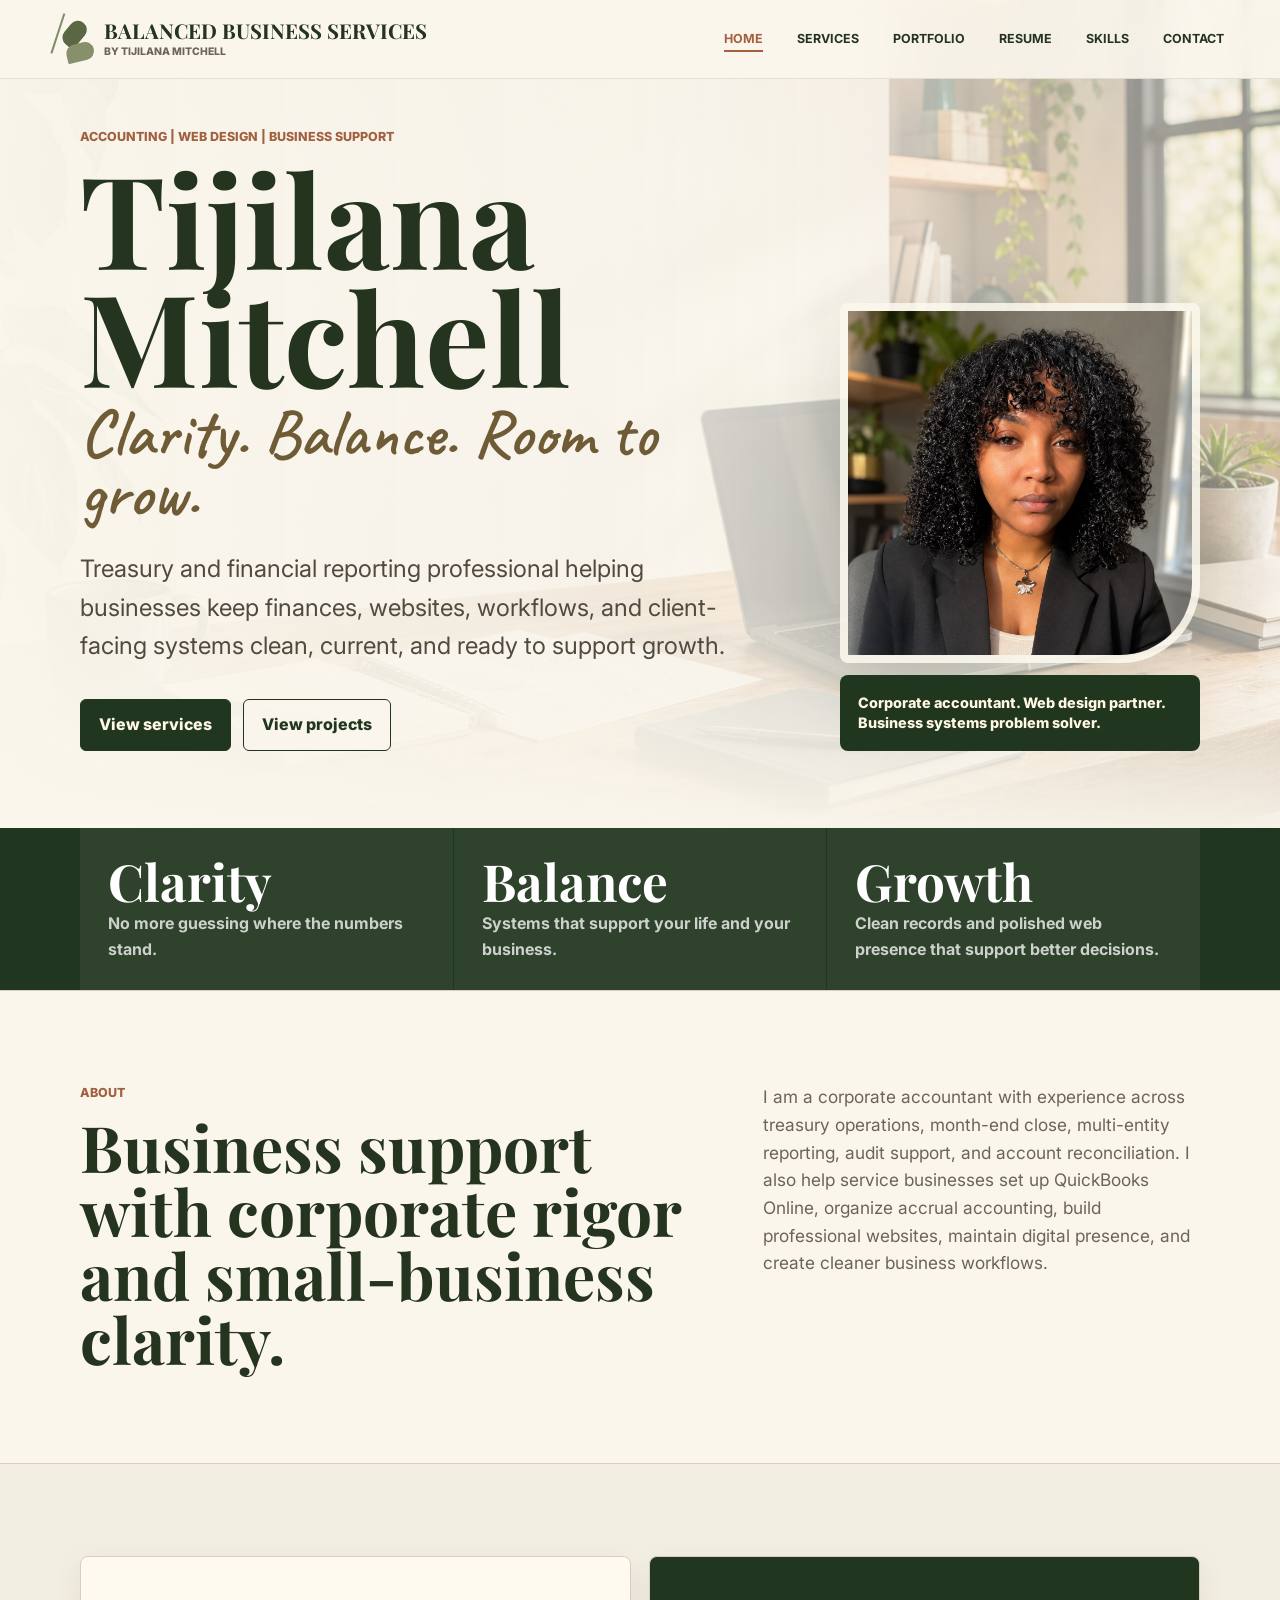
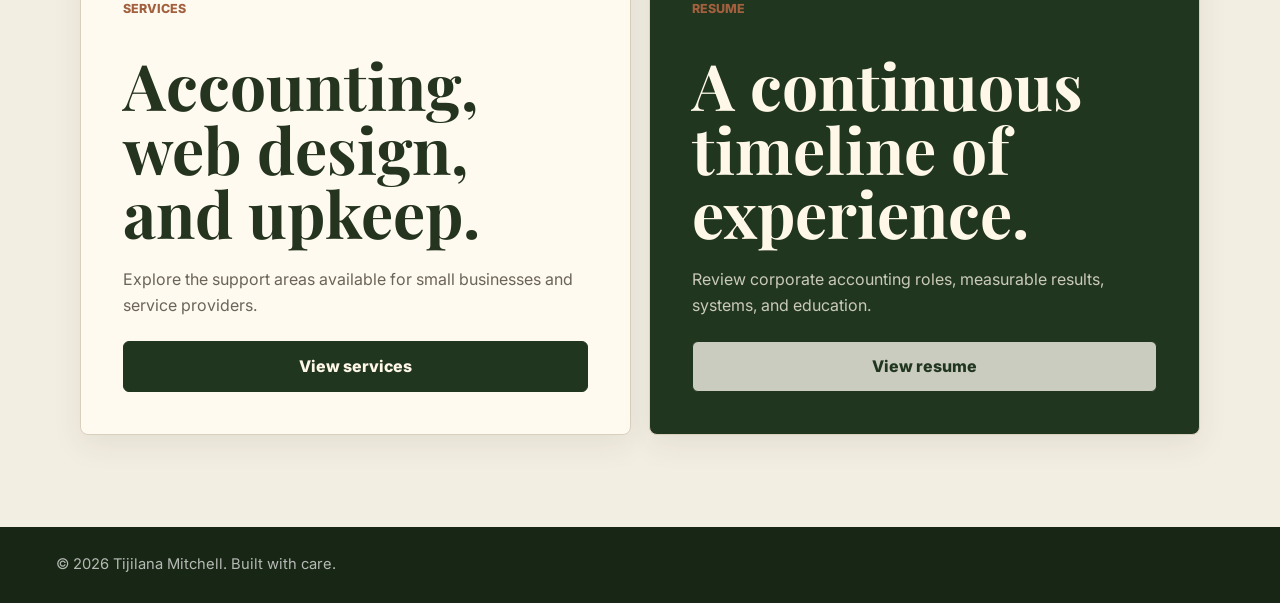
<file: index.html>
<!doctype html>
<html lang="en">
  <head>
    <meta charset="utf-8" />
    <meta name="viewport" content="width=device-width, initial-scale=1" />
    <meta
      name="description"
      content="Portfolio for Tijilana Mitchell, corporate accountant and CPA candidate offering accounting support, QuickBooks setup, web design, website upkeep, and business operations services."
    />
    <title>Tijilana Mitchell | Business Services Portfolio</title>
    <link rel="preconnect" href="https://fonts.googleapis.com" />
    <link rel="preconnect" href="https://fonts.gstatic.com" crossorigin />
    <link
      href="https://fonts.googleapis.com/css2?family=Caveat:wght@500;600;700&family=Inter:wght@400;500;600;700;800&family=Playfair+Display:wght@600;700&display=swap"
      rel="stylesheet"
    />
    <link rel="stylesheet" href="styles.css" />
  </head>
  <body>
    <header class="site-header">
      <a class="brand" href="index.html" aria-label="Portfolio home">
        <span class="brand-mark" aria-hidden="true"><span></span><span></span></span>
        <span>
          <strong>Balanced Business Services</strong>
          <small>by Tijilana Mitchell</small>
        </span>
      </a>
      <nav class="nav" aria-label="Primary navigation">
        <a class="active" href="index.html">Home</a>
        <a href="services.html">Services</a>
        <a href="portfolio.html">Portfolio</a>
        <a href="resume.html">Resume</a>
        <a href="skills.html">Skills</a>
        <a href="contact.html">Contact</a>
      </nav>
    </header>

    <main>
      <section class="hero" aria-labelledby="hero-title">
        <img class="hero-image" src="assets/hero-workspace.png" alt="" />
        <div class="hero-overlay"></div>
        <div class="hero-layout">
          <div class="hero-content">
            <p class="eyebrow">Accounting | Web Design | Business Support</p>
            <h1 id="hero-title">Tijilana Mitchell</h1>
            <p class="script-line">Clarity. Balance. Room to grow.</p>
            <p class="hero-subtitle">
              Treasury and financial reporting professional helping businesses
              keep finances, websites, workflows, and client-facing systems
              clean, current, and ready to support growth.
            </p>
            <div class="hero-actions" aria-label="Portfolio actions">
              <a class="button primary" href="services.html">View services</a>
              <a class="button secondary" href="portfolio.html">View projects</a>
            </div>
          </div>
          <figure class="headshot-wrap">
            <img
              class="headshot"
              src="assets/tijilana-mitchell-headshot.png"
              alt="Professional headshot of Tijilana Mitchell"
            />
            <figcaption>
              Corporate accountant. Web design partner. Business systems problem solver.
            </figcaption>
          </figure>
        </div>
      </section>

      <section class="quick-stats" aria-label="What Tijilana values">
        <div class="section-inner stats-grid">
          <div>
            <strong>Clarity</strong>
            <span>No more guessing where the numbers stand.</span>
          </div>
          <div>
            <strong>Balance</strong>
            <span>Systems that support your life and your business.</span>
          </div>
          <div>
            <strong>Growth</strong>
            <span>Clean records and polished web presence that support better decisions.</span>
          </div>
        </div>
      </section>

      <section class="intro section-band" aria-labelledby="intro-title">
        <div class="section-inner intro-grid">
          <div>
            <p class="section-kicker">About</p>
            <h2 id="intro-title">Business support with corporate rigor and small-business clarity.</h2>
          </div>
          <p>
            I am a corporate accountant with experience across treasury
            operations, month-end close, multi-entity reporting, audit support,
            and account reconciliation. I also help service businesses set up
            QuickBooks Online, organize accrual accounting, build professional
            websites, maintain digital presence, and create cleaner business
            workflows.
          </p>
        </div>
      </section>

      <section class="section-inner preview-grid" aria-label="Site pages">
        <article class="preview-card">
          <p class="section-kicker">Services</p>
          <h2>Accounting, web design, and upkeep.</h2>
          <p>Explore the support areas available for small businesses and service providers.</p>
          <a class="button primary" href="services.html">View services</a>
        </article>
        <article class="preview-card dark">
          <p class="section-kicker">Resume</p>
          <h2>A continuous timeline of experience.</h2>
          <p>Review corporate accounting roles, measurable results, systems, and education.</p>
          <a class="button secondary" href="resume.html">View resume</a>
        </article>
      </section>
    </main>

    <footer class="site-footer">
      <p>© <span class="year"></span> Tijilana Mitchell. Built with care.</p>
    </footer>

    <script src="script.js"></script>
  </body>
</html>
</file>
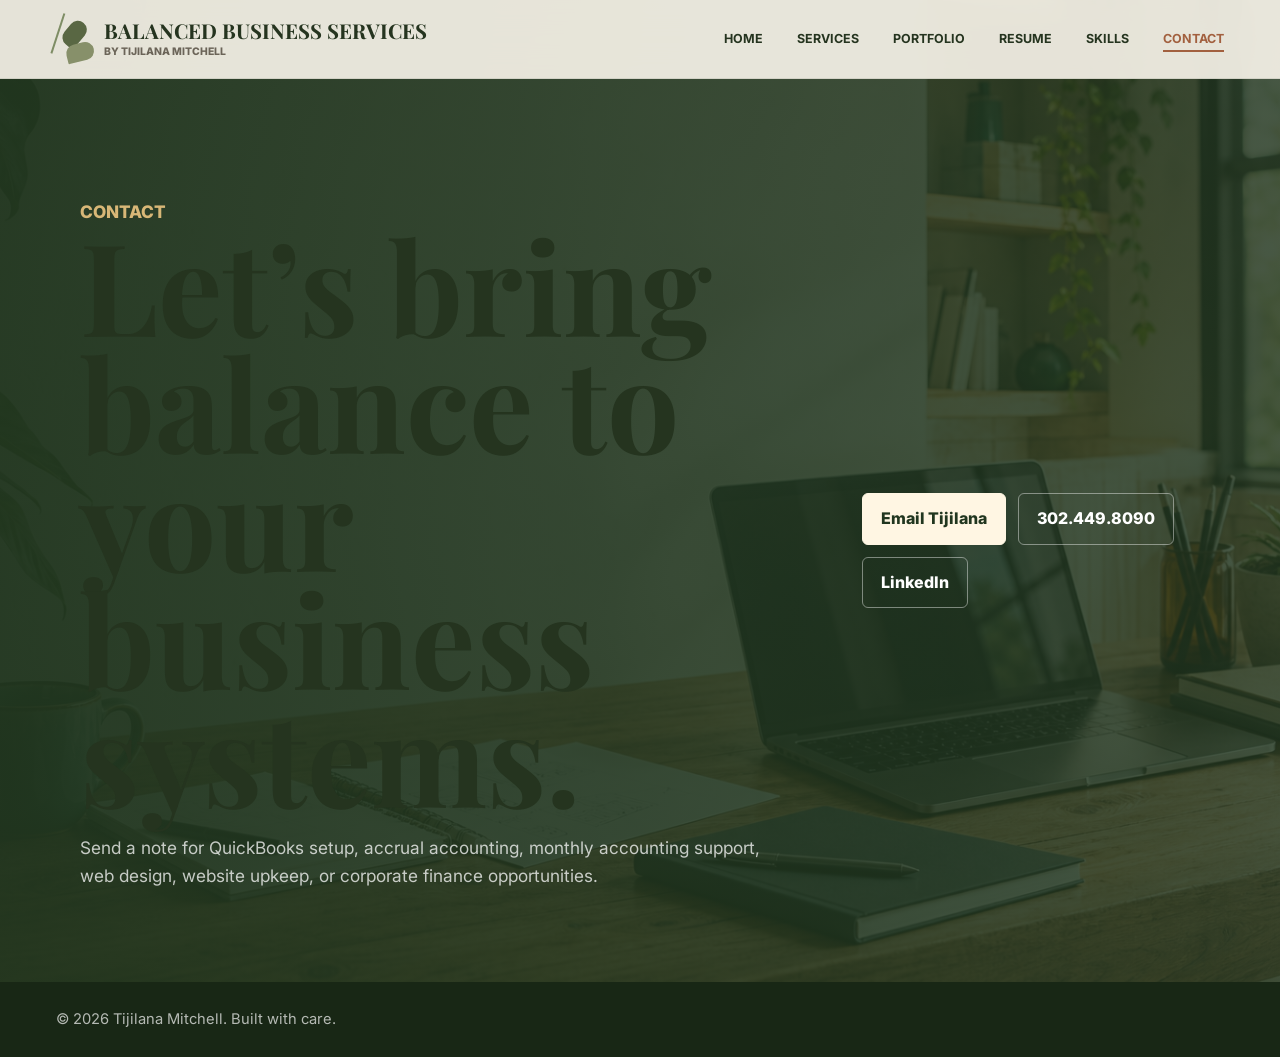
<file: contact.html>
<!doctype html>
<html lang="en">
  <head>
    <meta charset="utf-8" />
    <meta name="viewport" content="width=device-width, initial-scale=1" />
    <meta name="description" content="Contact Tijilana Mitchell for accounting support, QuickBooks setup, web design, website upkeep, and business support." />
    <title>Contact | Tijilana Mitchell</title>
    <link rel="preconnect" href="https://fonts.googleapis.com" />
    <link rel="preconnect" href="https://fonts.gstatic.com" crossorigin />
    <link href="https://fonts.googleapis.com/css2?family=Caveat:wght@500;600;700&family=Inter:wght@400;500;600;700;800&family=Playfair+Display:wght@600;700&display=swap" rel="stylesheet" />
    <link rel="stylesheet" href="styles.css" />
  </head>
  <body>
    <header class="site-header">
      <a class="brand" href="index.html" aria-label="Portfolio home">
        <span class="brand-mark" aria-hidden="true"><span></span><span></span></span>
        <span><strong>Balanced Business Services</strong><small>by Tijilana Mitchell</small></span>
      </a>
      <nav class="nav" aria-label="Primary navigation">
        <a href="index.html">Home</a>
        <a href="services.html">Services</a>
        <a href="portfolio.html">Portfolio</a>
        <a href="resume.html">Resume</a>
        <a href="skills.html">Skills</a>
        <a class="active" href="contact.html">Contact</a>
      </nav>
    </header>

    <main>
      <section class="contact contact-page" aria-labelledby="contact-title">
        <div class="section-inner contact-inner">
          <div>
            <p class="section-kicker">Contact</p>
            <h1 id="contact-title">Let’s bring balance to your business systems.</h1>
            <p>
              Send a note for QuickBooks setup, accrual accounting,
              monthly accounting support, web design, website upkeep,
              or corporate finance opportunities.
            </p>
          </div>
          <div class="contact-actions">
            <a class="button primary" href="mailto:tijilanas.mitchell@gmail.com">Email Tijilana</a>
            <a class="button secondary" href="tel:+13024498090">302.449.8090</a>
            <a class="button secondary" href="https://www.linkedin.com/in/Tijilana-Mitchell/">LinkedIn</a>
          </div>
        </div>
      </section>
    </main>

    <footer class="site-footer">
      <p>© <span class="year"></span> Tijilana Mitchell. Built with care.</p>
    </footer>
    <script src="script.js"></script>
  </body>
</html>
</file>
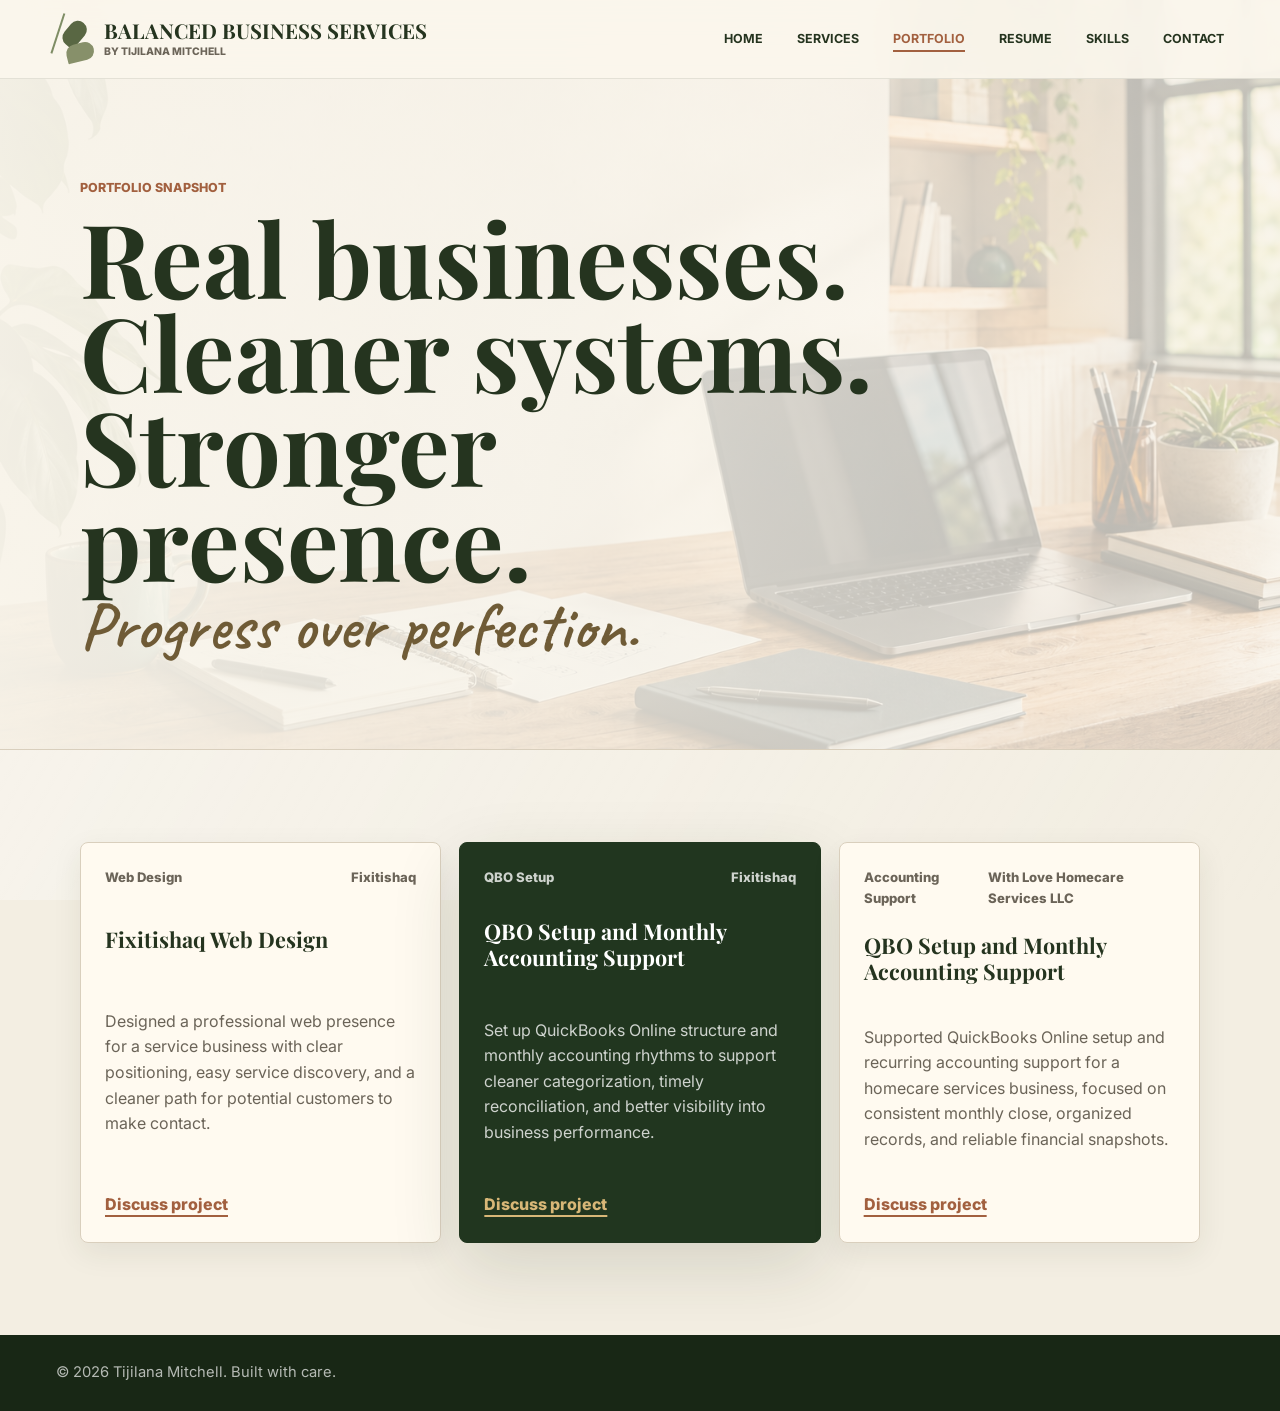
<file: portfolio.html>
<!doctype html>
<html lang="en">
  <head>
    <meta charset="utf-8" />
    <meta name="viewport" content="width=device-width, initial-scale=1" />
    <meta name="description" content="Portfolio projects by Tijilana Mitchell across web design, QuickBooks setup, and accounting support." />
    <title>Portfolio | Tijilana Mitchell</title>
    <link rel="preconnect" href="https://fonts.googleapis.com" />
    <link rel="preconnect" href="https://fonts.gstatic.com" crossorigin />
    <link href="https://fonts.googleapis.com/css2?family=Caveat:wght@500;600;700&family=Inter:wght@400;500;600;700;800&family=Playfair+Display:wght@600;700&display=swap" rel="stylesheet" />
    <link rel="stylesheet" href="styles.css" />
  </head>
  <body>
    <header class="site-header">
      <a class="brand" href="index.html" aria-label="Portfolio home">
        <span class="brand-mark" aria-hidden="true"><span></span><span></span></span>
        <span><strong>Balanced Business Services</strong><small>by Tijilana Mitchell</small></span>
      </a>
      <nav class="nav" aria-label="Primary navigation">
        <a href="index.html">Home</a>
        <a href="services.html">Services</a>
        <a class="active" href="portfolio.html">Portfolio</a>
        <a href="resume.html">Resume</a>
        <a href="skills.html">Skills</a>
        <a href="contact.html">Contact</a>
      </nav>
    </header>

    <main>
      <section class="page-hero">
        <div class="section-inner page-hero-inner">
          <p class="eyebrow">Portfolio snapshot</p>
          <h1>Real businesses. Cleaner systems. Stronger presence.</h1>
          <p class="script-line">Progress over perfection.</p>
        </div>
      </section>

      <section class="section-inner">
        <div class="project-grid">
          <article class="project-card">
            <div class="project-topline">
              <span>Web Design</span>
              <span>Fixitishaq</span>
            </div>
            <h3>Fixitishaq Web Design</h3>
            <p>
              Designed a professional web presence for a service business with
              clear positioning, easy service discovery, and a cleaner path for
              potential customers to make contact.
            </p>
            <a href="mailto:tijilanas.mitchell@gmail.com?subject=Fixitishaq%20web%20design">Discuss project</a>
          </article>

          <article class="project-card featured">
            <div class="project-topline">
              <span>QBO Setup</span>
              <span>Fixitishaq</span>
            </div>
            <h3>QBO Setup and Monthly Accounting Support</h3>
            <p>
              Set up QuickBooks Online structure and monthly accounting rhythms
              to support cleaner categorization, timely reconciliation, and
              better visibility into business performance.
            </p>
            <a href="mailto:tijilanas.mitchell@gmail.com?subject=Fixitishaq%20QBO%20and%20accounting%20support">Discuss project</a>
          </article>

          <article class="project-card">
            <div class="project-topline">
              <span>Accounting Support</span>
              <span>With Love Homecare Services LLC</span>
            </div>
            <h3>QBO Setup and Monthly Accounting Support</h3>
            <p>
              Supported QuickBooks Online setup and recurring accounting support for a
              homecare services business, focused on consistent monthly close,
              organized records, and reliable financial snapshots.
            </p>
            <a href="mailto:tijilanas.mitchell@gmail.com?subject=With%20Love%20Homecare%20QBO%20and%20accounting%20support">Discuss project</a>
          </article>
        </div>
      </section>
    </main>

    <footer class="site-footer">
      <p>© <span class="year"></span> Tijilana Mitchell. Built with care.</p>
    </footer>
    <script src="script.js"></script>
  </body>
</html>
</file>
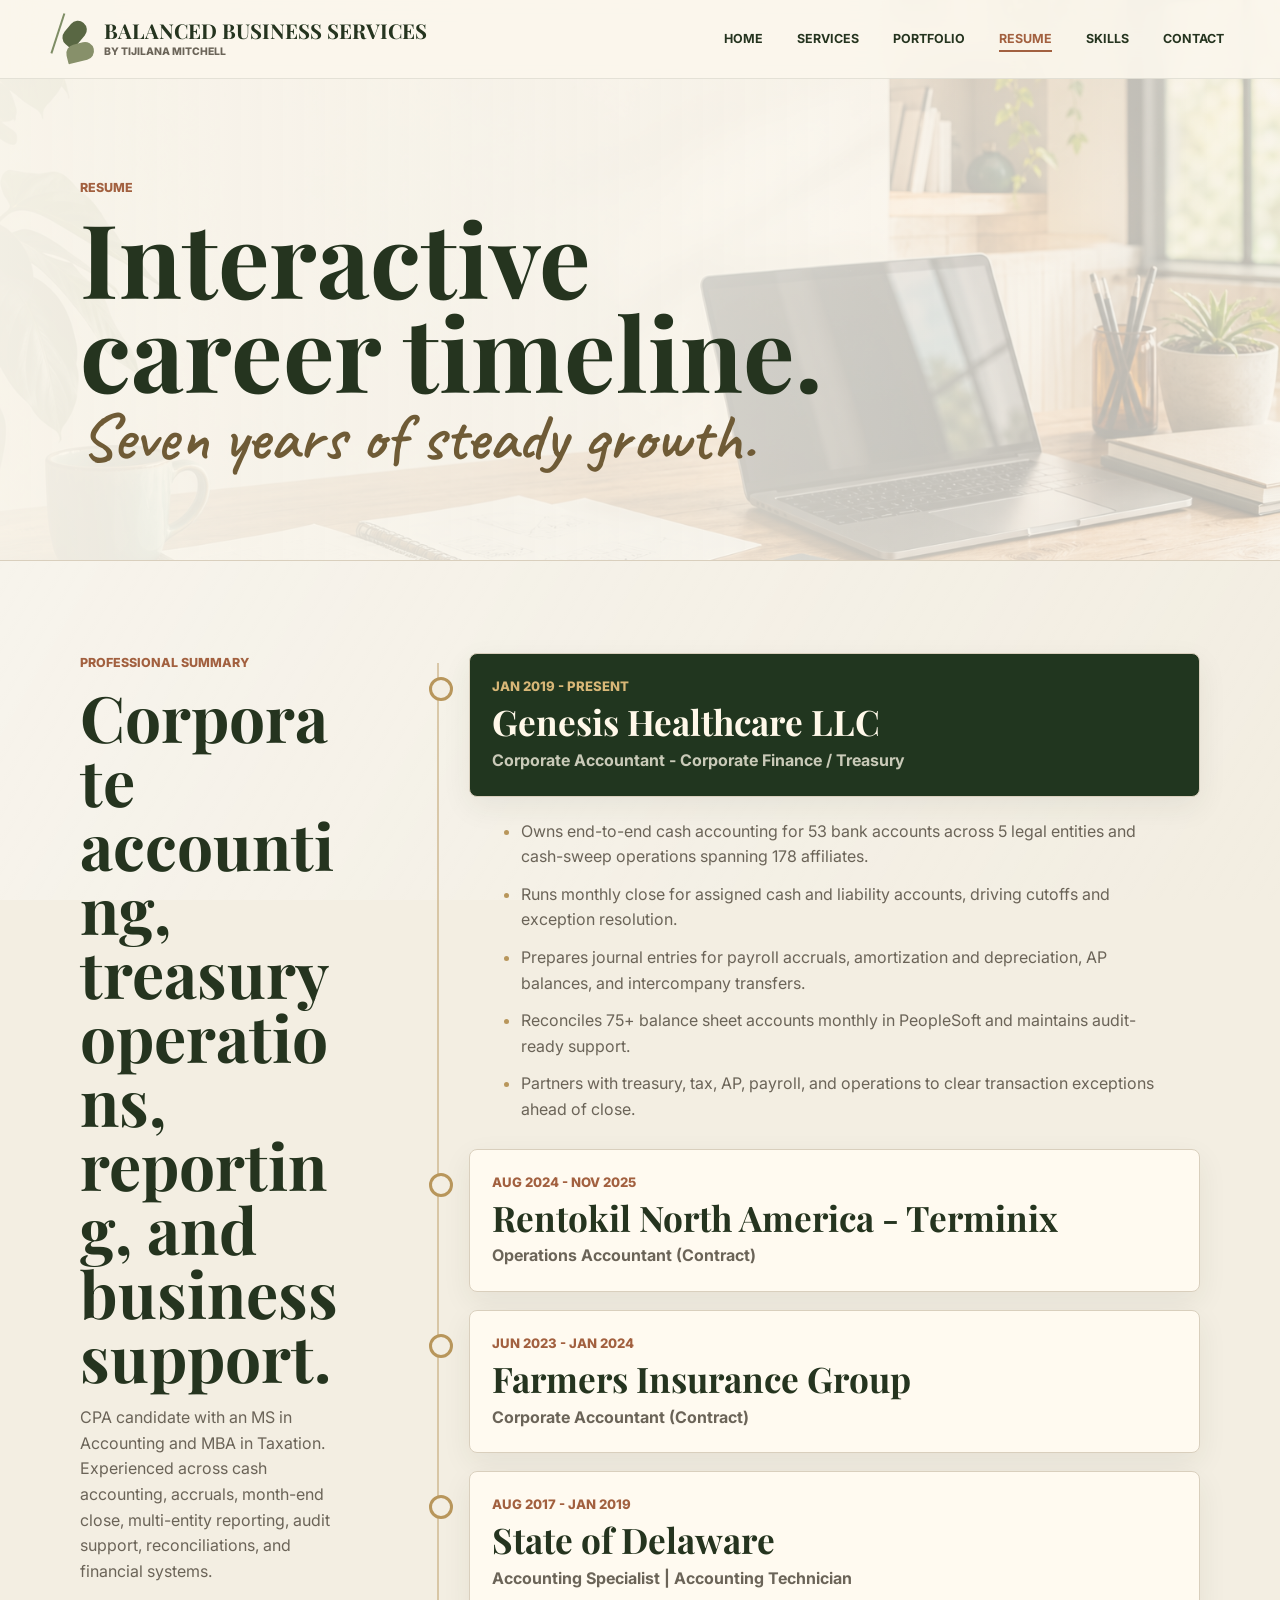
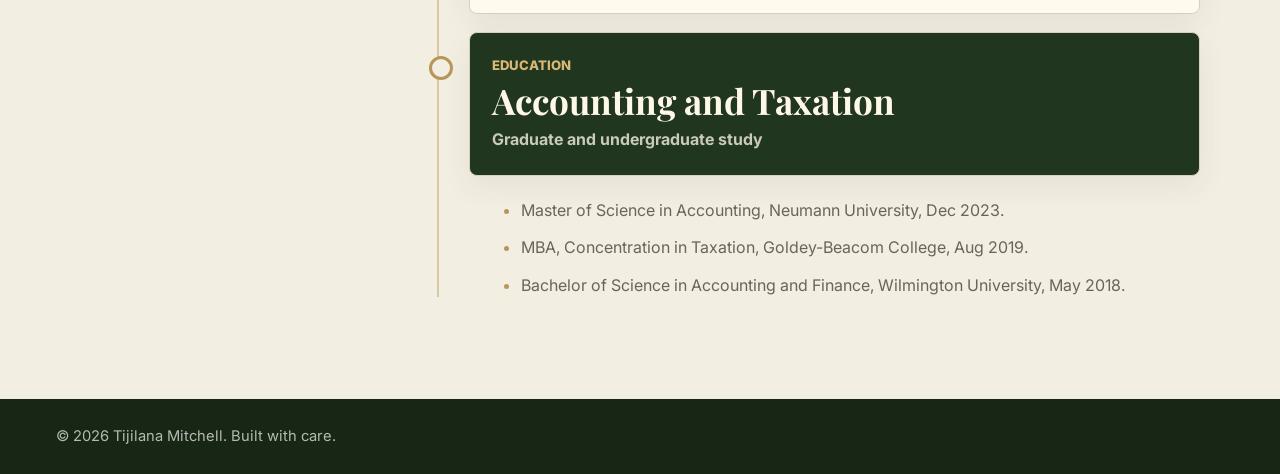
<file: resume.html>
<!doctype html>
<html lang="en">
  <head>
    <meta charset="utf-8" />
    <meta name="viewport" content="width=device-width, initial-scale=1" />
    <meta name="description" content="Continuous interactive resume timeline for Tijilana Mitchell." />
    <title>Resume | Tijilana Mitchell</title>
    <link rel="preconnect" href="https://fonts.googleapis.com" />
    <link rel="preconnect" href="https://fonts.gstatic.com" crossorigin />
    <link href="https://fonts.googleapis.com/css2?family=Caveat:wght@500;600;700&family=Inter:wght@400;500;600;700;800&family=Playfair+Display:wght@600;700&display=swap" rel="stylesheet" />
    <link rel="stylesheet" href="styles.css" />
  </head>
  <body>
    <header class="site-header">
      <a class="brand" href="index.html" aria-label="Portfolio home">
        <span class="brand-mark" aria-hidden="true"><span></span><span></span></span>
        <span><strong>Balanced Business Services</strong><small>by Tijilana Mitchell</small></span>
      </a>
      <nav class="nav" aria-label="Primary navigation">
        <a href="index.html">Home</a>
        <a href="services.html">Services</a>
        <a href="portfolio.html">Portfolio</a>
        <a class="active" href="resume.html">Resume</a>
        <a href="skills.html">Skills</a>
        <a href="contact.html">Contact</a>
      </nav>
    </header>

    <main>
      <section class="page-hero">
        <div class="section-inner page-hero-inner">
          <p class="eyebrow">Resume</p>
          <h1>Interactive career timeline.</h1>
          <p class="script-line">Seven years of steady growth.</p>
        </div>
      </section>

      <section class="section-inner resume-page" aria-labelledby="resume-title">
        <div class="resume-intro" id="resume-title">
          <p class="section-kicker">Professional summary</p>
          <h2>Corporate accounting, treasury operations, reporting, and business support.</h2>
          <p>
            CPA candidate with an MS in Accounting and MBA in Taxation. Experienced
            across cash accounting, accruals, month-end close, multi-entity
            reporting, audit support, reconciliations, and financial systems.
          </p>
        </div>

        <div class="resume-timeline" aria-label="Continuous resume timeline">
          <details class="resume-entry" open>
            <summary>
              <span>Jan 2019 - Present</span>
              <strong>Genesis Healthcare LLC</strong>
              <em>Corporate Accountant - Corporate Finance / Treasury</em>
            </summary>
            <ul>
              <li>Owns end-to-end cash accounting for 53 bank accounts across 5 legal entities and cash-sweep operations spanning 178 affiliates.</li>
              <li>Runs monthly close for assigned cash and liability accounts, driving cutoffs and exception resolution.</li>
              <li>Prepares journal entries for payroll accruals, amortization and depreciation, AP balances, and intercompany transfers.</li>
              <li>Reconciles 75+ balance sheet accounts monthly in PeopleSoft and maintains audit-ready support.</li>
              <li>Partners with treasury, tax, AP, payroll, and operations to clear transaction exceptions ahead of close.</li>
            </ul>
          </details>

          <details class="resume-entry">
            <summary>
              <span>Aug 2024 - Nov 2025</span>
              <strong>Rentokil North America - Terminix</strong>
              <em>Operations Accountant (Contract)</em>
            </summary>
            <ul>
              <li>Led revenue accounting, reconciliations, and reporting for three acquired branches exceeding $5M in monthly revenue.</li>
              <li>Standardized revenue recognition, account reconciliation, and reporting across newly acquired U.S. branches.</li>
              <li>Reduced unreconciled revenue variances by 35% and accelerated month-end close by two days.</li>
              <li>Applied JD Edwards, revenue trend analysis, and intercompany reconciliations during acquisition transition.</li>
            </ul>
          </details>

          <details class="resume-entry">
            <summary>
              <span>Jun 2023 - Jan 2024</span>
              <strong>Farmers Insurance Group</strong>
              <em>Corporate Accountant (Contract)</em>
            </summary>
            <ul>
              <li>Managed corporate cash reconciliation and out-of-period research across high-volume cash accounts.</li>
              <li>Resolved cumulative cash variances totaling $191K by identifying misapplied transactions and timing differences.</li>
              <li>Reduced outstanding reconciliation exceptions by 40% through account analysis and correcting journal entries.</li>
              <li>Supported SOX compliance and timely close in partnership with treasury and corporate accounting.</li>
            </ul>
          </details>

          <details class="resume-entry">
            <summary>
              <span>Aug 2017 - Jan 2019</span>
              <strong>State of Delaware</strong>
              <em>Accounting Specialist | Accounting Technician</em>
            </summary>
            <ul>
              <li>Reconciled and analyzed 1,000+ personal income tax transactions monthly within the Division of Revenue.</li>
              <li>Investigated and resolved 200+ taxpayer account discrepancies per quarter.</li>
              <li>Reconciled 300+ benefit overpayment accounts monthly for the Department of Labor.</li>
            </ul>
          </details>

          <details class="resume-entry education-entry" open>
            <summary>
              <span>Education</span>
              <strong>Accounting and Taxation</strong>
              <em>Graduate and undergraduate study</em>
            </summary>
            <ul>
              <li>Master of Science in Accounting, Neumann University, Dec 2023.</li>
              <li>MBA, Concentration in Taxation, Goldey-Beacom College, Aug 2019.</li>
              <li>Bachelor of Science in Accounting and Finance, Wilmington University, May 2018.</li>
            </ul>
          </details>
        </div>
      </section>
    </main>

    <footer class="site-footer">
      <p>© <span class="year"></span> Tijilana Mitchell. Built with care.</p>
    </footer>
    <script src="script.js"></script>
  </body>
</html>
</file>
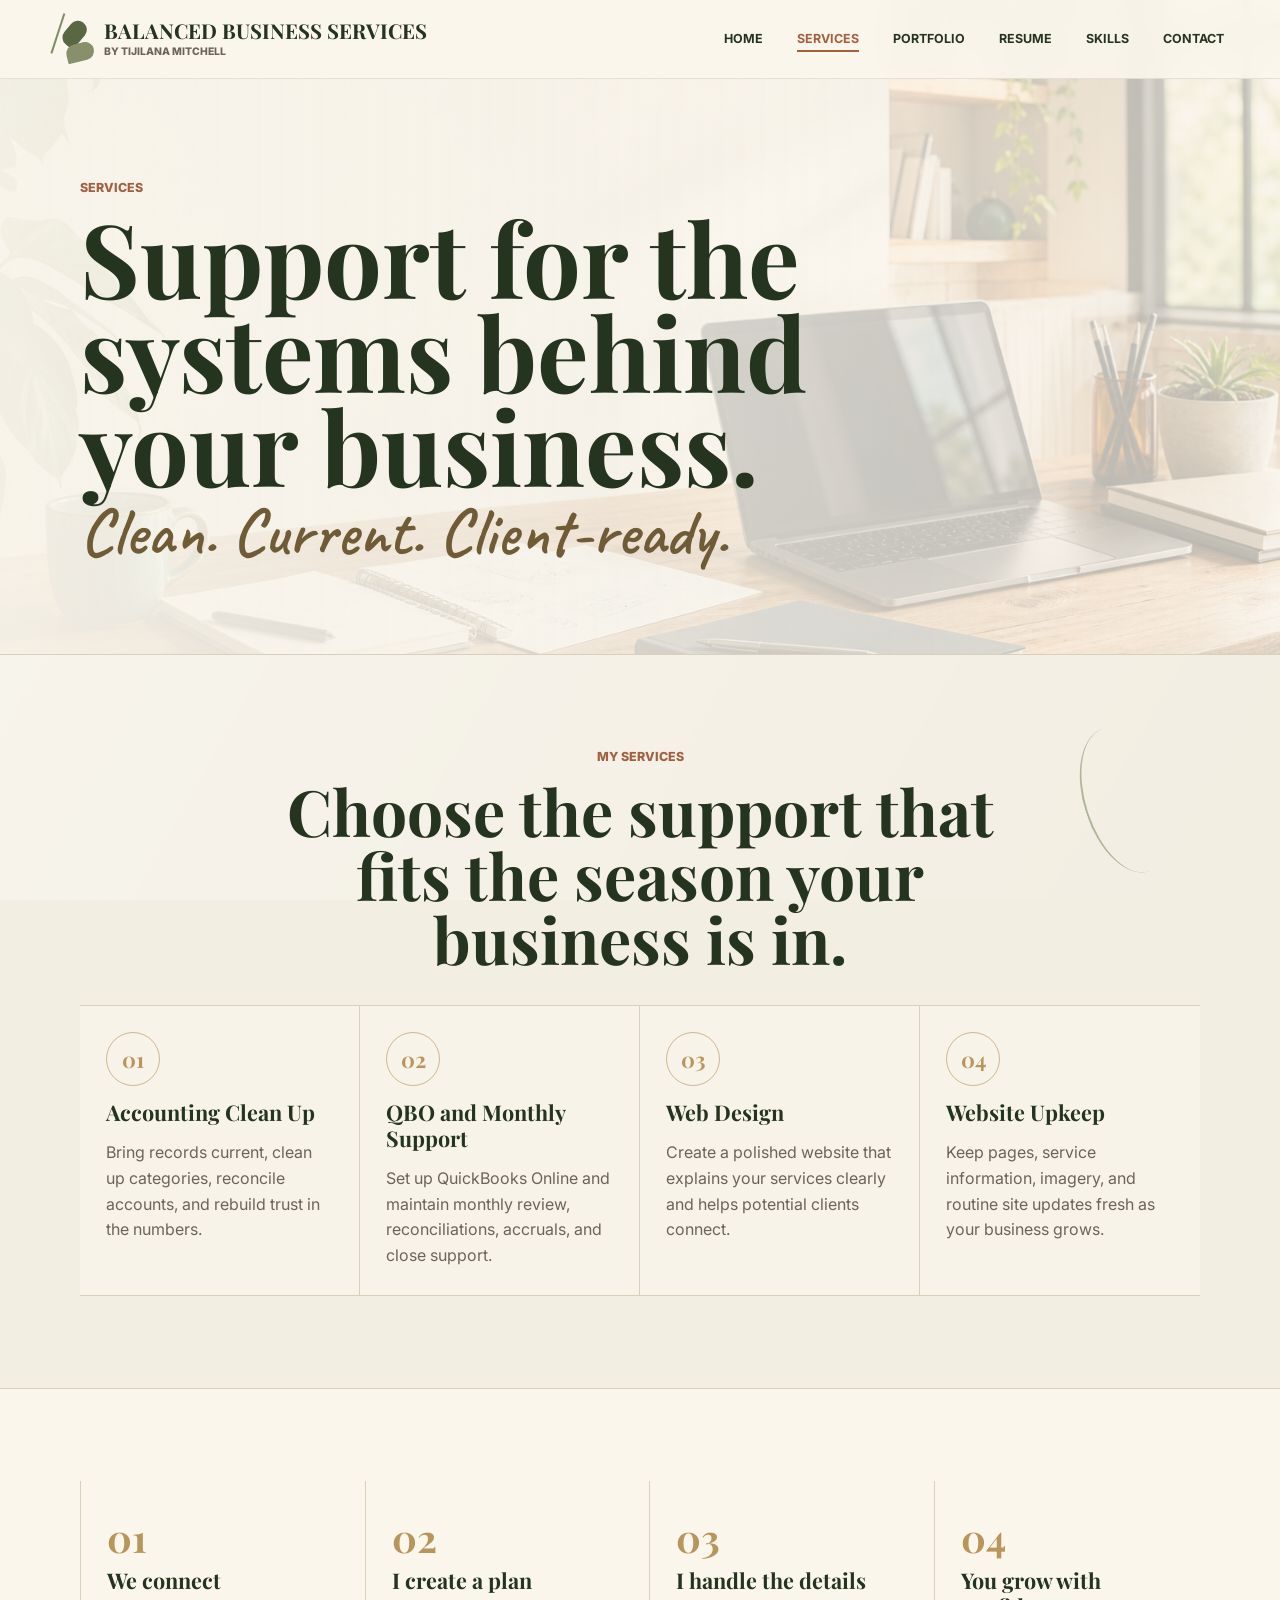
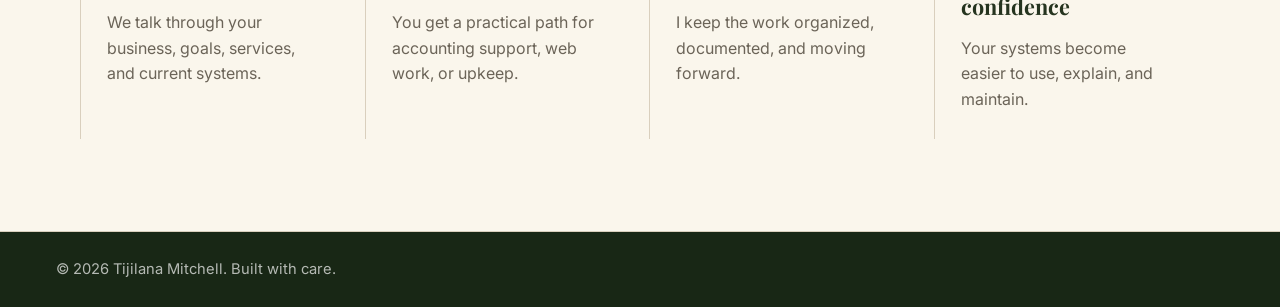
<file: services.html>
<!doctype html>
<html lang="en">
  <head>
    <meta charset="utf-8" />
    <meta name="viewport" content="width=device-width, initial-scale=1" />
    <meta name="description" content="Services from Tijilana Mitchell including accounting clean up, QuickBooks support, web design, and website upkeep." />
    <title>Services | Tijilana Mitchell</title>
    <link rel="preconnect" href="https://fonts.googleapis.com" />
    <link rel="preconnect" href="https://fonts.gstatic.com" crossorigin />
    <link href="https://fonts.googleapis.com/css2?family=Caveat:wght@500;600;700&family=Inter:wght@400;500;600;700;800&family=Playfair+Display:wght@600;700&display=swap" rel="stylesheet" />
    <link rel="stylesheet" href="styles.css" />
  </head>
  <body>
    <header class="site-header">
      <a class="brand" href="index.html" aria-label="Portfolio home">
        <span class="brand-mark" aria-hidden="true"><span></span><span></span></span>
        <span><strong>Balanced Business Services</strong><small>by Tijilana Mitchell</small></span>
      </a>
      <nav class="nav" aria-label="Primary navigation">
        <a href="index.html">Home</a>
        <a class="active" href="services.html">Services</a>
        <a href="portfolio.html">Portfolio</a>
        <a href="resume.html">Resume</a>
        <a href="skills.html">Skills</a>
        <a href="contact.html">Contact</a>
      </nav>
    </header>

    <main>
      <section class="page-hero">
        <div class="section-inner page-hero-inner">
          <p class="eyebrow">Services</p>
          <h1>Support for the systems behind your business.</h1>
          <p class="script-line">Clean. Current. Client-ready.</p>
        </div>
      </section>

      <section class="services section-inner" aria-labelledby="services-title">
        <div class="section-heading centered">
          <p class="section-kicker">My services</p>
          <h2 id="services-title">Choose the support that fits the season your business is in.</h2>
        </div>
        <div class="service-grid">
          <article class="service-card">
            <span class="service-icon" aria-hidden="true">01</span>
            <h3>Accounting Clean Up</h3>
            <p>Bring records current, clean up categories, reconcile accounts, and rebuild trust in the numbers.</p>
          </article>
          <article class="service-card">
            <span class="service-icon" aria-hidden="true">02</span>
            <h3>QBO and Monthly Support</h3>
            <p>Set up QuickBooks Online and maintain monthly review, reconciliations, accruals, and close support.</p>
          </article>
          <article class="service-card">
            <span class="service-icon" aria-hidden="true">03</span>
            <h3>Web Design</h3>
            <p>Create a polished website that explains your services clearly and helps potential clients connect.</p>
          </article>
          <article class="service-card">
            <span class="service-icon" aria-hidden="true">04</span>
            <h3>Website Upkeep</h3>
            <p>Keep pages, service information, imagery, and routine site updates fresh as your business grows.</p>
          </article>
        </div>
      </section>

      <section class="section-band">
        <div class="section-inner process-grid">
          <article>
            <span>01</span>
            <h3>We connect</h3>
            <p>We talk through your business, goals, services, and current systems.</p>
          </article>
          <article>
            <span>02</span>
            <h3>I create a plan</h3>
            <p>You get a practical path for accounting support, web work, or upkeep.</p>
          </article>
          <article>
            <span>03</span>
            <h3>I handle the details</h3>
            <p>I keep the work organized, documented, and moving forward.</p>
          </article>
          <article>
            <span>04</span>
            <h3>You grow with confidence</h3>
            <p>Your systems become easier to use, explain, and maintain.</p>
          </article>
        </div>
      </section>
    </main>

    <footer class="site-footer">
      <p>© <span class="year"></span> Tijilana Mitchell. Built with care.</p>
    </footer>
    <script src="script.js"></script>
  </body>
</html>
</file>
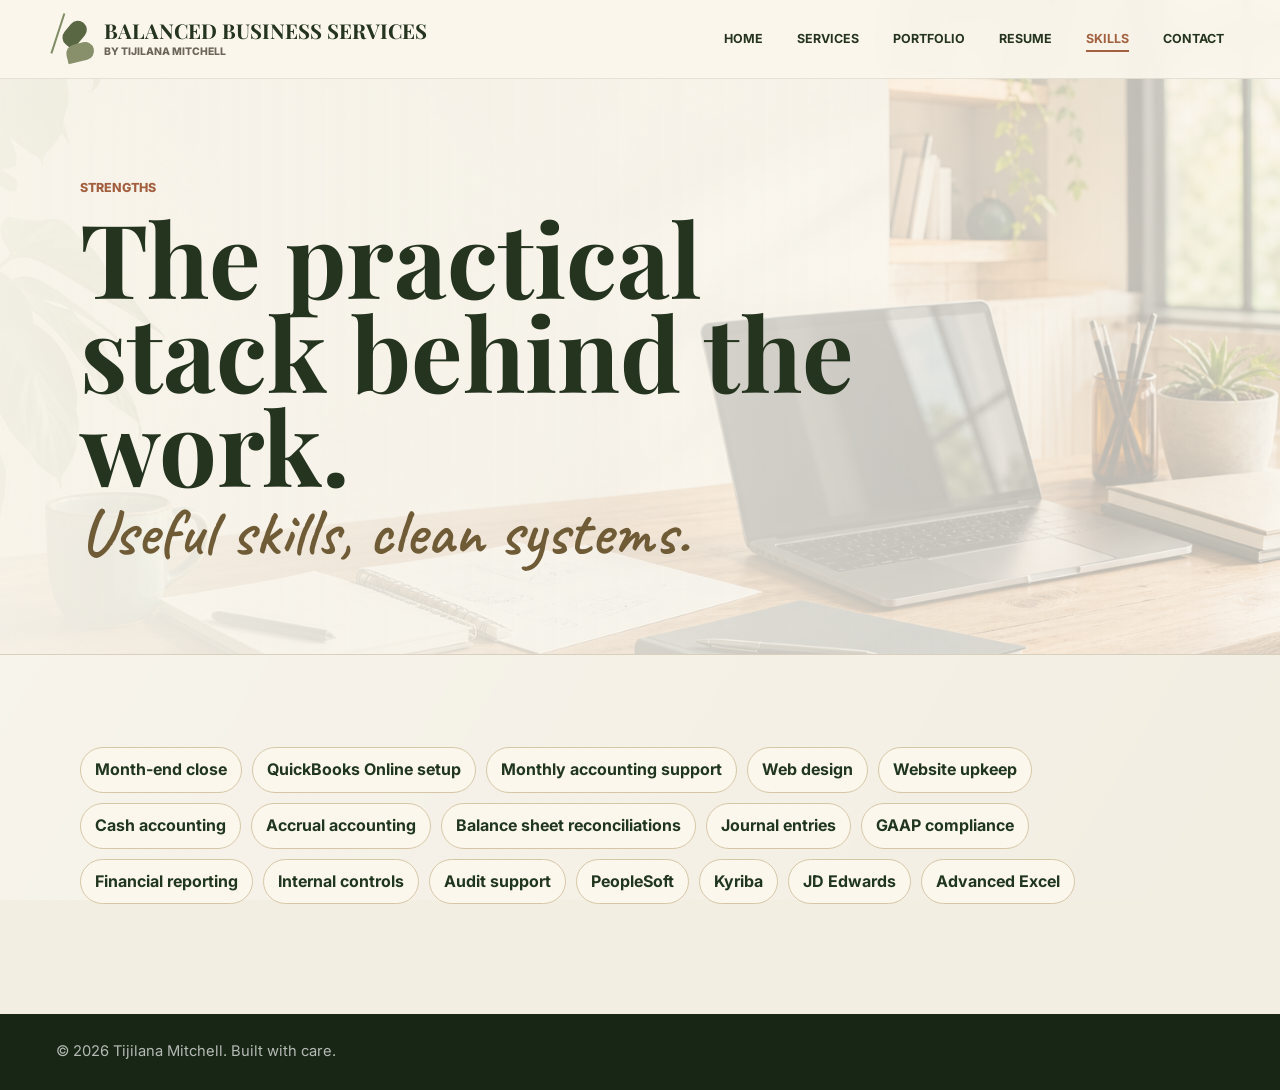
<file: skills.html>
<!doctype html>
<html lang="en">
  <head>
    <meta charset="utf-8" />
    <meta name="viewport" content="width=device-width, initial-scale=1" />
    <meta name="description" content="Skills and systems used by Tijilana Mitchell across accounting, reporting, QuickBooks, web design, and business support." />
    <title>Skills | Tijilana Mitchell</title>
    <link rel="preconnect" href="https://fonts.googleapis.com" />
    <link rel="preconnect" href="https://fonts.gstatic.com" crossorigin />
    <link href="https://fonts.googleapis.com/css2?family=Caveat:wght@500;600;700&family=Inter:wght@400;500;600;700;800&family=Playfair+Display:wght@600;700&display=swap" rel="stylesheet" />
    <link rel="stylesheet" href="styles.css" />
  </head>
  <body>
    <header class="site-header">
      <a class="brand" href="index.html" aria-label="Portfolio home">
        <span class="brand-mark" aria-hidden="true"><span></span><span></span></span>
        <span><strong>Balanced Business Services</strong><small>by Tijilana Mitchell</small></span>
      </a>
      <nav class="nav" aria-label="Primary navigation">
        <a href="index.html">Home</a>
        <a href="services.html">Services</a>
        <a href="portfolio.html">Portfolio</a>
        <a href="resume.html">Resume</a>
        <a class="active" href="skills.html">Skills</a>
        <a href="contact.html">Contact</a>
      </nav>
    </header>

    <main>
      <section class="page-hero">
        <div class="section-inner page-hero-inner">
          <p class="eyebrow">Strengths</p>
          <h1>The practical stack behind the work.</h1>
          <p class="script-line">Useful skills, clean systems.</p>
        </div>
      </section>

      <section class="section-inner skills-section">
        <div class="skills-grid" aria-label="Skills">
          <span>Month-end close</span>
          <span>QuickBooks Online setup</span>
          <span>Monthly accounting support</span>
          <span>Web design</span>
          <span>Website upkeep</span>
          <span>Cash accounting</span>
          <span>Accrual accounting</span>
          <span>Balance sheet reconciliations</span>
          <span>Journal entries</span>
          <span>GAAP compliance</span>
          <span>Financial reporting</span>
          <span>Internal controls</span>
          <span>Audit support</span>
          <span>PeopleSoft</span>
          <span>Kyriba</span>
          <span>JD Edwards</span>
          <span>Advanced Excel</span>
        </div>
      </section>
    </main>

    <footer class="site-footer">
      <p>© <span class="year"></span> Tijilana Mitchell. Built with care.</p>
    </footer>
    <script src="script.js"></script>
  </body>
</html>
</file>
<file: styles.css>
:root {
  --bg: #f3eee2;
  --paper: #fbf7ed;
  --ink: #25341f;
  --muted: #6b6458;
  --line: #d9cfbd;
  --panel: #fffaf0;
  --olive: #21361f;
  --sage: #7e8d65;
  --gold: #b8965b;
  --clay: #a2603f;
  --shadow: 0 24px 70px rgba(37, 52, 31, 0.14);
}

* {
  box-sizing: border-box;
}

html {
  scroll-behavior: smooth;
}

body {
  margin: 0;
  background: var(--bg);
  color: var(--ink);
  font-family: "Inter", system-ui, -apple-system, BlinkMacSystemFont, "Segoe UI", sans-serif;
  line-height: 1.6;
}

body::before {
  content: "";
  position: fixed;
  inset: 0;
  z-index: -1;
  pointer-events: none;
  background:
    radial-gradient(circle at 18% 12%, rgba(184, 150, 91, 0.12), transparent 30%),
    radial-gradient(circle at 90% 18%, rgba(126, 141, 101, 0.15), transparent 24%),
    linear-gradient(120deg, rgba(255, 255, 255, 0.44), rgba(255, 255, 255, 0));
}

a {
  color: inherit;
}

.site-header {
  position: fixed;
  top: 0;
  left: 0;
  right: 0;
  z-index: 10;
  display: flex;
  align-items: center;
  justify-content: space-between;
  gap: 24px;
  padding: 18px clamp(18px, 5vw, 56px);
  background: rgba(251, 247, 237, 0.9);
  border-bottom: 1px solid rgba(37, 52, 31, 0.1);
  backdrop-filter: blur(18px);
}

.brand {
  display: inline-flex;
  align-items: center;
  gap: 10px;
  color: var(--ink);
  text-decoration: none;
}

.brand strong,
.brand small {
  display: block;
  line-height: 1;
}

.brand strong {
  font-family: "Playfair Display", Georgia, serif;
  font-size: clamp(1rem, 2vw, 1.28rem);
  letter-spacing: 0;
  text-transform: uppercase;
}

.brand small {
  margin-top: 5px;
  color: var(--muted);
  font-size: 0.65rem;
  font-weight: 800;
  letter-spacing: 0;
  text-transform: uppercase;
}

.brand-mark {
  position: relative;
  width: 38px;
  height: 42px;
  border-left: 2px solid var(--sage);
  transform: rotate(18deg);
}

.brand-mark span {
  position: absolute;
  width: 18px;
  height: 28px;
  border-radius: 18px 18px 2px 18px;
  background: #596743;
}

.brand-mark span:first-child {
  left: 6px;
  top: 2px;
  transform: rotate(22deg);
}

.brand-mark span:last-child {
  left: 17px;
  top: 18px;
  transform: rotate(58deg);
  background: #87906a;
}

.nav {
  display: flex;
  align-items: center;
  gap: clamp(14px, 3vw, 34px);
  color: var(--ink);
  font-size: 0.78rem;
  font-weight: 700;
  text-transform: uppercase;
}

.nav a {
  text-decoration: none;
}

.nav a.active {
  color: var(--clay);
  text-decoration: underline;
  text-decoration-thickness: 2px;
  text-underline-offset: 7px;
}

.nav a:hover {
  color: var(--clay);
}

.hero {
  position: relative;
  min-height: 92svh;
  display: grid;
  align-items: center;
  overflow: hidden;
  padding: 126px clamp(18px, 5vw, 56px) 76px;
}

.hero-image,
.hero-overlay {
  position: absolute;
  inset: 0;
  width: 100%;
  height: 100%;
}

.hero-image {
  object-fit: cover;
  object-position: center;
  opacity: 0.82;
}

.hero-overlay {
  background:
    linear-gradient(90deg, rgba(251, 247, 237, 0.98) 0%, rgba(251, 247, 237, 0.86) 48%, rgba(251, 247, 237, 0.38) 100%),
    linear-gradient(0deg, rgba(243, 238, 226, 0.98) 0%, rgba(243, 238, 226, 0) 28%);
}

.hero-content {
  position: relative;
  max-width: 760px;
}

.hero-layout {
  position: relative;
  width: min(1120px, 100%);
  margin: 0 auto;
  display: grid;
  grid-template-columns: minmax(0, 1fr) minmax(280px, 360px);
  gap: clamp(30px, 7vw, 92px);
  align-items: center;
}

.headshot-wrap {
  margin: 0;
  align-self: end;
}

.headshot {
  display: block;
  width: 100%;
  aspect-ratio: 1;
  object-fit: cover;
  border: 8px solid rgba(251, 247, 237, 0.86);
  border-radius: 8px 8px 80px 8px;
  box-shadow: var(--shadow);
}

.headshot-wrap figcaption {
  margin-top: 12px;
  padding: 18px;
  border-radius: 8px;
  background: var(--olive);
  color: #fff6e3;
  font-size: 0.9rem;
  font-weight: 800;
  line-height: 1.4;
}

.eyebrow,
.section-kicker {
  margin: 0 0 12px;
  color: var(--clay);
  font-size: 0.78rem;
  font-weight: 800;
  letter-spacing: 0;
  text-transform: uppercase;
}

h1,
h2,
h3,
p {
  overflow-wrap: anywhere;
}

h1 {
  max-width: 9ch;
  margin: 0;
  color: var(--ink);
  font-family: "Playfair Display", Georgia, serif;
  font-size: clamp(3.8rem, 10vw, 8rem);
  line-height: 0.92;
  letter-spacing: 0;
}

h2 {
  margin: 0;
  font-family: "Playfair Display", Georgia, serif;
  font-size: clamp(2rem, 5vw, 4.8rem);
  line-height: 1;
  letter-spacing: 0;
}

h3 {
  margin: 0;
  font-family: "Playfair Display", Georgia, serif;
  font-size: 1.35rem;
  line-height: 1.2;
}

.script-line {
  margin: 10px 0 0;
  color: #6f5b36;
  font-family: "Caveat", cursive;
  font-size: clamp(2.4rem, 5.2vw, 4.6rem);
  font-weight: 600;
  line-height: 0.9;
}

.hero-subtitle {
  max-width: 660px;
  margin: 26px 0 0;
  color: #514a3f;
  font-size: clamp(1.12rem, 2.2vw, 1.5rem);
}

.hero-actions,
.contact-actions {
  display: flex;
  flex-wrap: wrap;
  gap: 12px;
  margin-top: 34px;
}

.button {
  min-height: 48px;
  display: inline-flex;
  align-items: center;
  justify-content: center;
  padding: 12px 18px;
  border: 1px solid var(--olive);
  border-radius: 6px;
  font-weight: 800;
  text-decoration: none;
}

.button.primary {
  background: var(--olive);
  color: #fff8e9;
}

.button.secondary {
  background: rgba(251, 247, 237, 0.78);
  color: var(--olive);
}

.button:hover {
  transform: translateY(-1px);
}

.section-inner {
  width: min(1120px, calc(100% - 36px));
  margin: 0 auto;
  padding: 92px 0;
}

.page-hero {
  padding-top: 86px;
  background:
    linear-gradient(90deg, rgba(251, 247, 237, 0.96), rgba(251, 247, 237, 0.72)),
    url("assets/hero-workspace.png") center / cover;
  border-bottom: 1px solid var(--line);
}

.page-hero-inner {
  min-height: 420px;
  display: grid;
  align-content: center;
}

.page-hero h1 {
  max-width: 820px;
  font-size: clamp(3rem, 8vw, 7rem);
}

.quick-stats {
  background: var(--olive);
  color: #fff;
}

.stats-grid {
  display: grid;
  grid-template-columns: repeat(3, minmax(0, 1fr));
  gap: 1px;
  padding: 0;
}

.stats-grid div {
  min-height: 132px;
  display: grid;
  align-content: center;
  gap: 4px;
  padding: 28px;
  background: rgba(255, 255, 255, 0.06);
}

.stats-grid strong {
  font-family: "Playfair Display", Georgia, serif;
  font-size: clamp(2rem, 4vw, 3.4rem);
  line-height: 1;
}

.stats-grid span {
  color: rgba(255, 255, 255, 0.76);
  font-weight: 700;
}

.section-band {
  background: rgba(251, 247, 237, 0.92);
  border-top: 1px solid var(--line);
  border-bottom: 1px solid var(--line);
}

.intro-grid {
  display: grid;
  grid-template-columns: minmax(0, 1fr) minmax(280px, 0.72fr);
  gap: clamp(28px, 6vw, 76px);
  align-items: start;
}

.intro-grid p:last-child,
.contact p {
  margin: 0;
  color: var(--muted);
  font-size: 1.08rem;
}

.section-heading {
  max-width: 780px;
  margin-bottom: 34px;
}

.section-heading.centered {
  margin-left: auto;
  margin-right: auto;
  text-align: center;
}

.preview-grid {
  display: grid;
  grid-template-columns: repeat(2, minmax(0, 1fr));
  gap: 18px;
}

.preview-card {
  min-height: 360px;
  display: flex;
  flex-direction: column;
  justify-content: space-between;
  gap: 22px;
  padding: clamp(26px, 4vw, 42px);
  border: 1px solid var(--line);
  border-radius: 8px;
  background: var(--panel);
  box-shadow: 0 10px 30px rgba(37, 52, 31, 0.08);
}

.preview-card.dark {
  background: var(--olive);
  color: #fff8e9;
}

.preview-card p:not(.section-kicker) {
  margin: 0;
  color: var(--muted);
}

.preview-card.dark p:not(.section-kicker) {
  color: rgba(255, 248, 233, 0.76);
}

.services {
  position: relative;
}

.services::before {
  content: "";
  position: absolute;
  right: min(3vw, 32px);
  top: 70px;
  width: 82px;
  height: 150px;
  border-left: 2px solid rgba(126, 141, 101, 0.58);
  border-radius: 50%;
  transform: rotate(-18deg);
}

.service-grid {
  display: grid;
  grid-template-columns: repeat(4, minmax(0, 1fr));
  border-top: 1px solid var(--line);
  border-bottom: 1px solid var(--line);
}

.service-card {
  min-height: 255px;
  display: grid;
  align-content: start;
  gap: 14px;
  padding: 26px;
  border-right: 1px solid var(--line);
  background: rgba(251, 247, 237, 0.58);
}

.service-card:last-child {
  border-right: 0;
}

.service-icon {
  display: inline-grid;
  place-items: center;
  width: 54px;
  height: 54px;
  border: 1px solid rgba(184, 150, 91, 0.65);
  border-radius: 50%;
  color: var(--gold);
  font-family: "Playfair Display", Georgia, serif;
  font-size: 1.35rem;
  font-weight: 700;
}

.service-card p {
  margin: 0;
  color: var(--muted);
}

.process-grid {
  display: grid;
  grid-template-columns: repeat(4, minmax(0, 1fr));
  gap: 18px;
}

.process-grid article {
  padding: 26px;
  border-left: 1px solid var(--line);
}

.process-grid span {
  color: var(--gold);
  font-family: "Playfair Display", Georgia, serif;
  font-size: 2.4rem;
  font-weight: 700;
}

.process-grid p {
  margin-bottom: 0;
  color: var(--muted);
}

.project-grid {
  display: grid;
  grid-template-columns: repeat(3, minmax(0, 1fr));
  gap: 18px;
}

.project-card {
  min-height: 340px;
  display: flex;
  flex-direction: column;
  justify-content: space-between;
  gap: 24px;
  padding: 24px;
  border: 1px solid var(--line);
  border-radius: 8px;
  background: var(--panel);
  box-shadow: 0 10px 30px rgba(37, 52, 31, 0.08);
}

.project-card.featured {
  background: var(--olive);
  color: #fff;
  border-color: var(--olive);
  box-shadow: var(--shadow);
}

.project-card p {
  color: var(--muted);
}

.project-card.featured p,
.project-card.featured .project-topline {
  color: rgba(255, 255, 255, 0.78);
}

.project-card a {
  color: var(--clay);
  font-weight: 800;
  text-decoration-thickness: 2px;
  text-underline-offset: 5px;
}

.project-card.featured a {
  color: #d8b777;
}

.project-topline {
  display: flex;
  align-items: center;
  justify-content: space-between;
  gap: 16px;
  color: var(--muted);
  font-size: 0.82rem;
  font-weight: 800;
}

.timeline {
  display: grid;
  gap: 18px;
}

.timeline-shell {
  display: grid;
  grid-template-columns: minmax(240px, 0.36fr) minmax(0, 1fr);
  gap: 22px;
  align-items: stretch;
}

.timeline-nav {
  display: grid;
  gap: 10px;
}

.timeline-button {
  width: 100%;
  min-height: 72px;
  padding: 14px 16px;
  border: 1px solid var(--line);
  border-radius: 8px;
  background: var(--paper);
  color: var(--ink);
  font: inherit;
  font-weight: 800;
  text-align: left;
  cursor: pointer;
}

.timeline-button span {
  display: block;
  margin-bottom: 3px;
  color: var(--muted);
  font-size: 0.78rem;
  text-transform: uppercase;
}

.timeline-button.active {
  background: var(--olive);
  border-color: var(--olive);
  color: #fff;
  box-shadow: 0 12px 32px rgba(23, 31, 38, 0.12);
}

.timeline-button.active span {
  color: #d8b777;
}

.timeline-panel {
  min-height: 430px;
  padding: clamp(24px, 4vw, 40px);
  border: 1px solid var(--line);
  border-radius: 8px;
  background: var(--panel);
  box-shadow: 0 12px 32px rgba(37, 52, 31, 0.09);
}

.timeline-date,
.timeline-place {
  margin: 0;
  color: var(--muted);
  font-weight: 800;
}

.timeline-date {
  color: var(--clay);
  text-transform: uppercase;
  font-size: 0.82rem;
}

.timeline-panel h3 {
  margin-top: 12px;
  font-size: clamp(1.7rem, 3vw, 2.5rem);
}

.timeline-panel ul {
  display: grid;
  gap: 14px;
  margin: 26px 0 0;
  padding-left: 22px;
  color: var(--muted);
}

.timeline-panel li::marker {
  color: var(--gold);
}

.timeline-item {
  display: grid;
  grid-template-columns: minmax(220px, 0.42fr) minmax(0, 1fr);
  gap: clamp(20px, 4vw, 54px);
  padding: 24px 0;
  border-top: 1px solid var(--line);
}

.timeline-item p {
  margin: 0;
  color: var(--muted);
}

.resume-page {
  display: grid;
  grid-template-columns: minmax(260px, 0.34fr) minmax(0, 1fr);
  gap: clamp(28px, 6vw, 76px);
  align-items: start;
}

.resume-intro {
  position: sticky;
  top: 118px;
}

.resume-intro p:last-child {
  color: var(--muted);
}

.resume-timeline {
  position: relative;
  display: grid;
  gap: 18px;
}

.resume-timeline::before {
  content: "";
  position: absolute;
  top: 10px;
  bottom: 10px;
  left: 16px;
  width: 2px;
  background: rgba(184, 150, 91, 0.45);
}

.resume-entry {
  position: relative;
  padding-left: 48px;
}

.resume-entry::before {
  content: "";
  position: absolute;
  left: 8px;
  top: 24px;
  width: 18px;
  height: 18px;
  border: 3px solid var(--gold);
  border-radius: 50%;
  background: var(--bg);
}

.resume-entry summary {
  display: grid;
  gap: 6px;
  padding: 22px;
  border: 1px solid var(--line);
  border-radius: 8px;
  background: var(--panel);
  box-shadow: 0 10px 30px rgba(37, 52, 31, 0.07);
  cursor: pointer;
  list-style: none;
}

.resume-entry summary::-webkit-details-marker {
  display: none;
}

.resume-entry summary span {
  color: var(--clay);
  font-size: 0.82rem;
  font-weight: 800;
  text-transform: uppercase;
}

.resume-entry summary strong {
  font-family: "Playfair Display", Georgia, serif;
  font-size: clamp(1.45rem, 3vw, 2.2rem);
  line-height: 1.1;
}

.resume-entry summary em {
  color: var(--muted);
  font-style: normal;
  font-weight: 700;
}

.resume-entry ul {
  display: grid;
  gap: 12px;
  margin: 0 0 0 18px;
  padding: 22px 22px 8px 34px;
  color: var(--muted);
}

.resume-entry li::marker {
  color: var(--gold);
}

.resume-entry[open] summary {
  background: var(--olive);
  color: #fff8e9;
}

.resume-entry[open] summary span {
  color: #d8b777;
}

.resume-entry[open] summary em {
  color: rgba(255, 248, 233, 0.76);
}

.skills-section {
  padding-bottom: 110px;
}

.skills-grid {
  display: flex;
  flex-wrap: wrap;
  gap: 10px;
}

.skills-grid span {
  display: inline-flex;
  align-items: center;
  min-height: 42px;
  padding: 9px 14px;
  border: 1px solid #d6c6a6;
  border-radius: 999px;
  background: var(--paper);
  color: var(--olive);
  font-weight: 700;
}

.contact {
  background:
    linear-gradient(90deg, rgba(33, 54, 31, 0.96), rgba(33, 54, 31, 0.82)),
    url("assets/hero-workspace.png") center / cover;
  color: #fff;
}

.contact-page {
  min-height: calc(100svh - 76px);
  display: grid;
  align-items: center;
  padding-top: 86px;
}

.contact-inner {
  display: grid;
  grid-template-columns: minmax(0, 1fr) minmax(280px, 0.48fr);
  gap: clamp(26px, 6vw, 80px);
  align-items: center;
}

.contact .section-kicker {
  color: #d8b777;
}

.contact p {
  margin-top: 20px;
  color: rgba(255, 255, 255, 0.74);
}

.contact .button.primary {
  background: #fff6e3;
  color: var(--olive);
  border-color: #fff6e3;
}

.contact .button.secondary {
  background: transparent;
  color: #fff;
  border-color: rgba(255, 255, 255, 0.42);
}

.site-footer {
  padding: 26px clamp(18px, 5vw, 56px);
  background: #182715;
  color: rgba(255, 255, 255, 0.68);
  font-size: 0.92rem;
}

.site-footer p {
  margin: 0;
}

@media (max-width: 820px) {
  .site-header {
    position: sticky;
    flex-direction: column;
    align-items: flex-start;
    padding: 14px 18px;
  }

  .nav {
    width: 100%;
    justify-content: space-between;
    gap: 8px;
    flex-wrap: wrap;
    font-size: 0.76rem;
  }

  .hero {
    min-height: 84svh;
    padding-top: 70px;
  }

  .hero-layout {
    grid-template-columns: 1fr;
    gap: 28px;
  }

  .headshot-wrap {
    width: min(320px, 86vw);
  }

  .hero-overlay {
    background:
      linear-gradient(90deg, rgba(251, 247, 237, 0.99) 0%, rgba(251, 247, 237, 0.9) 76%, rgba(251, 247, 237, 0.62) 100%),
      linear-gradient(0deg, rgba(243, 238, 226, 0.99) 0%, rgba(243, 238, 226, 0) 34%);
  }

  h1 {
    font-size: clamp(3.5rem, 18vw, 5.6rem);
  }

  .intro-grid,
  .project-grid,
  .service-grid,
  .preview-grid,
  .process-grid,
  .resume-page,
  .stats-grid,
  .timeline-shell,
  .timeline-item,
  .contact-inner {
    grid-template-columns: 1fr;
  }

  .section-inner {
    padding: 68px 0;
  }

  .project-card {
    min-height: 260px;
  }

  .service-card {
    min-height: 0;
    border-right: 0;
    border-bottom: 1px solid var(--line);
  }

  .service-card:last-child {
    border-bottom: 0;
  }

  .timeline-panel {
    min-height: 0;
  }

  .page-hero {
    padding-top: 0;
  }

  .page-hero-inner {
    min-height: 360px;
  }

  .resume-intro {
    position: static;
  }

  .resume-entry {
    padding-left: 36px;
  }

  .resume-timeline::before {
    left: 11px;
  }

  .resume-entry::before {
    left: 3px;
  }
}

@media (max-width: 520px) {
  .brand strong {
    font-size: 0.98rem;
  }

  .brand small {
    font-size: 0.58rem;
  }

  .nav a {
    padding: 8px 0;
  }

  .hero-actions .button,
  .contact-actions .button {
    width: 100%;
  }
}
</file>
